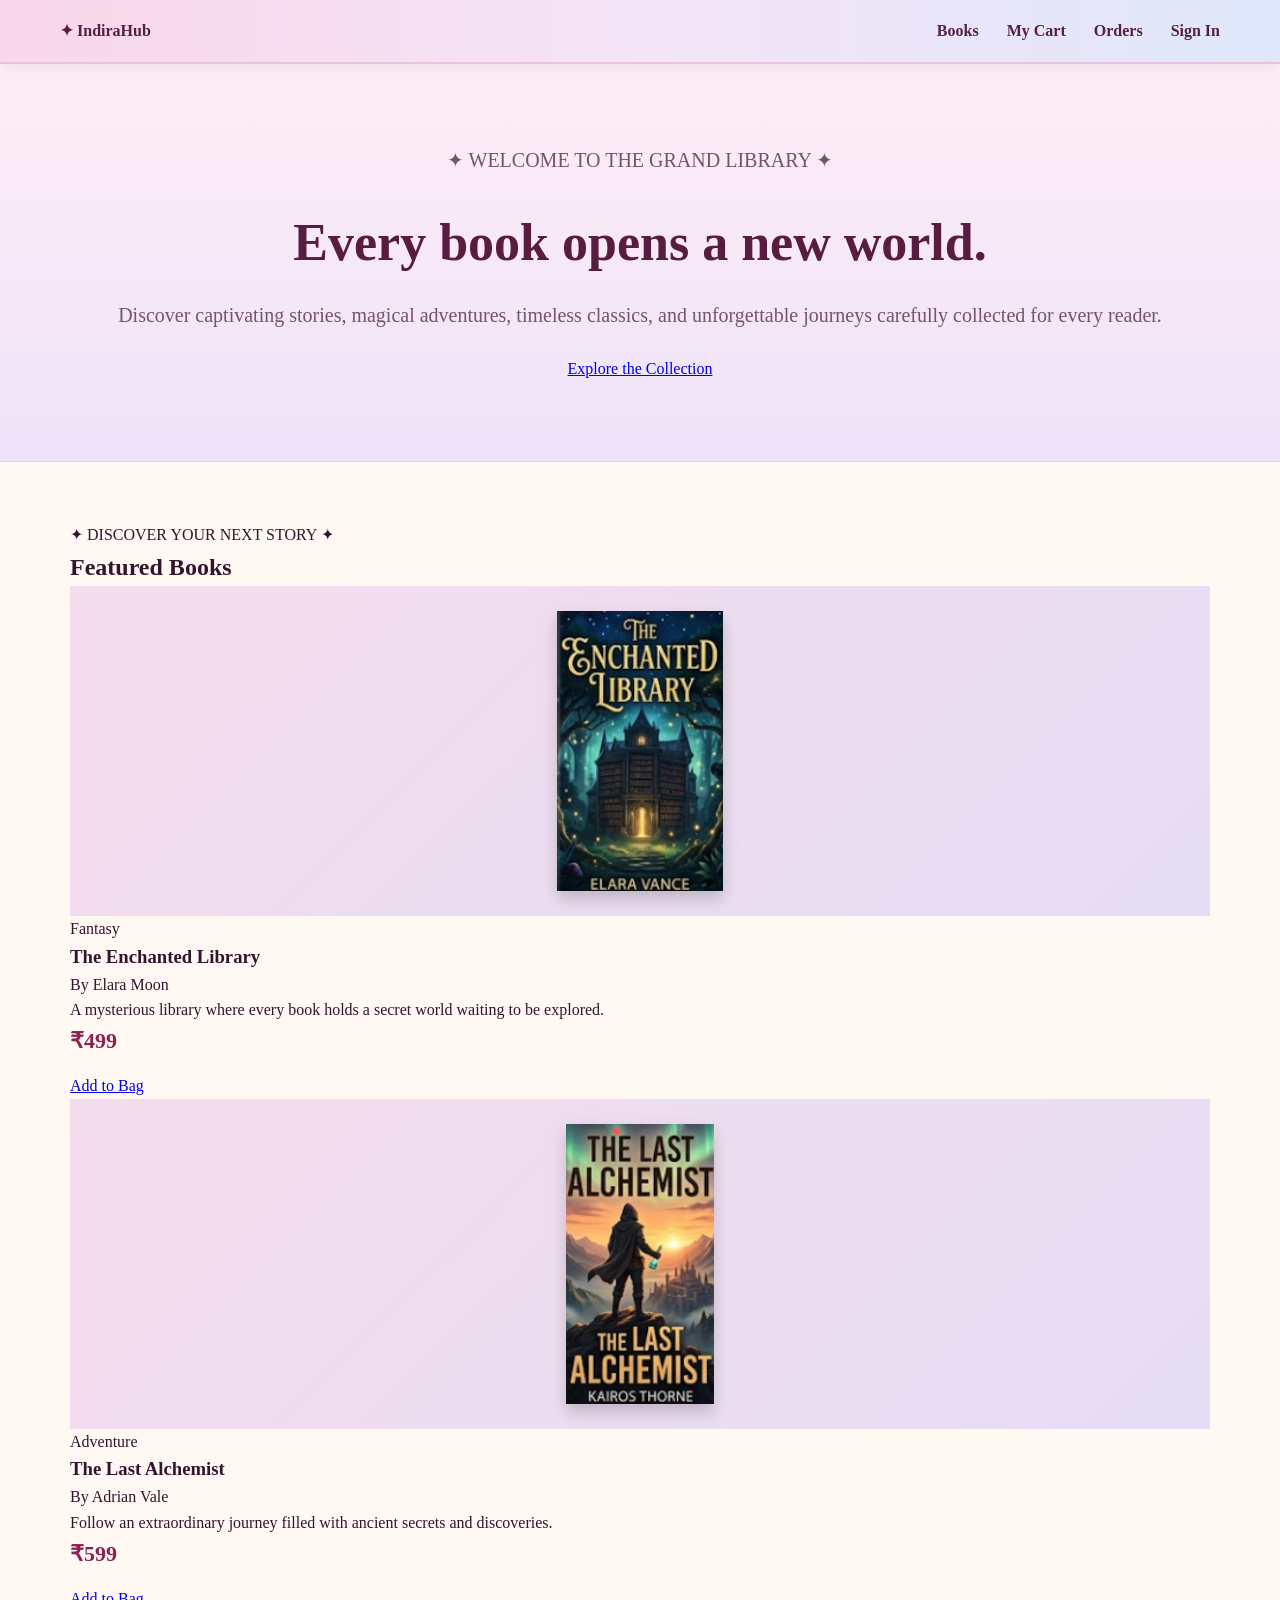
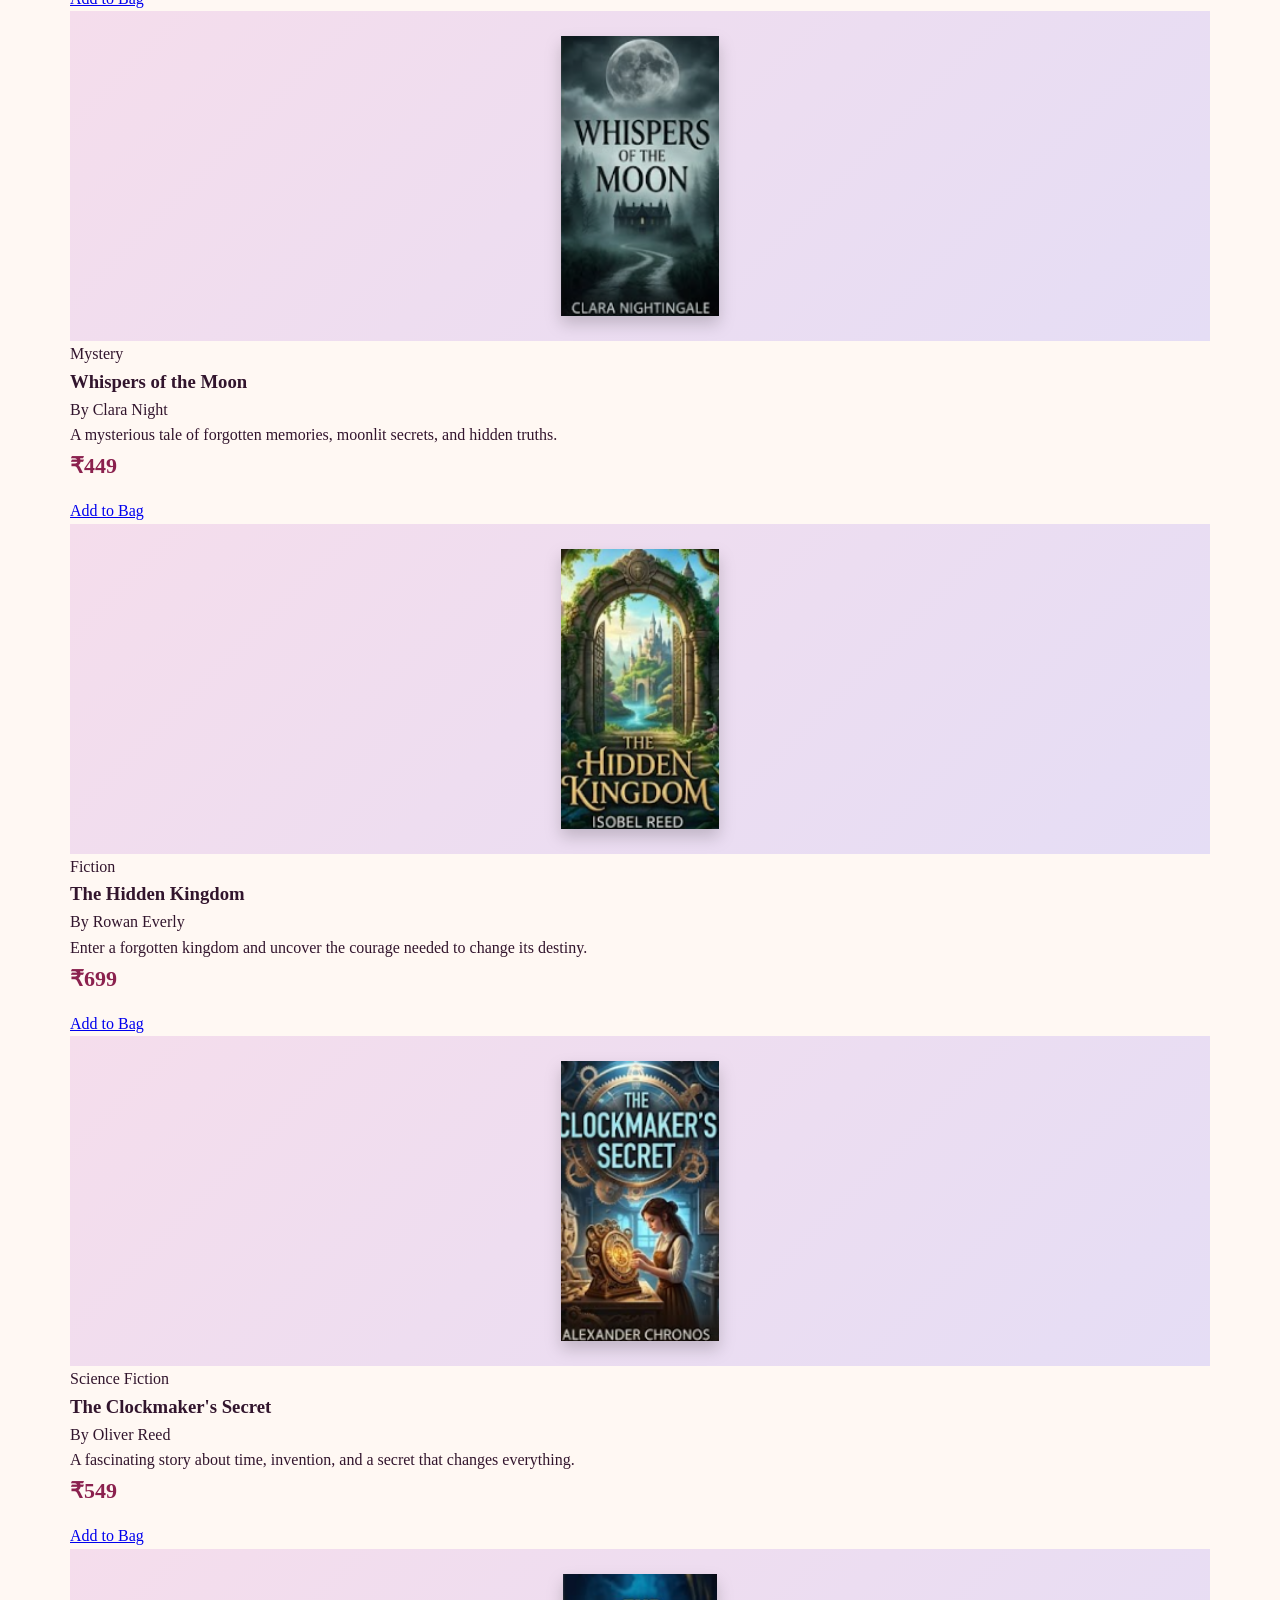
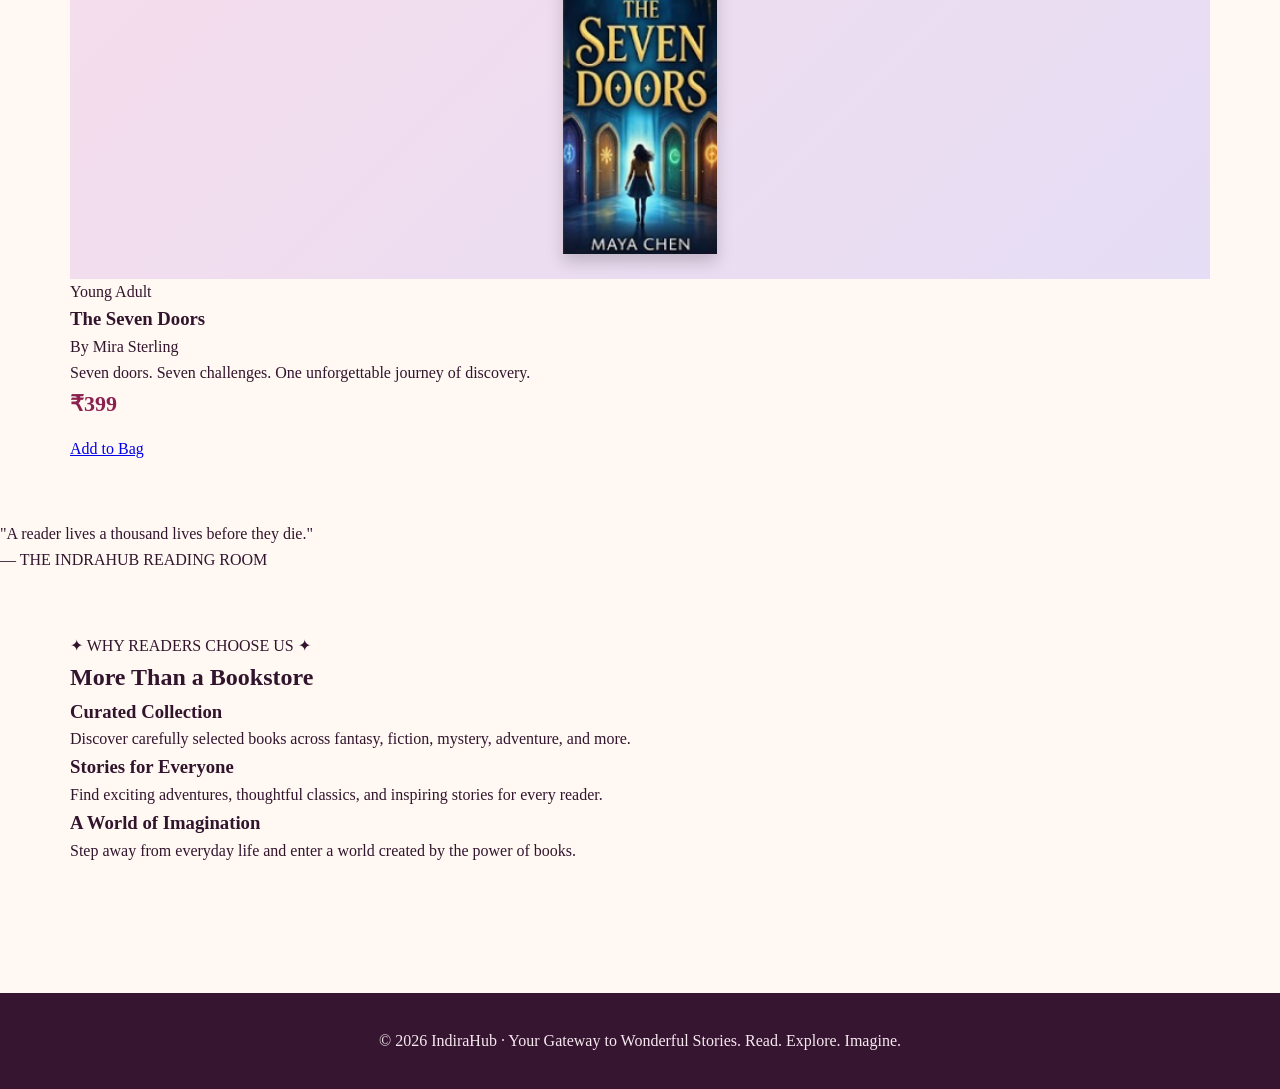
<file: index.html>
<!DOCTYPE html>
<html>

<head>
    <meta charset="UTF-8">
    <title>\INDIRAHUB</title>

    <meta
        http-equiv="refresh"
        content="0; url=product.html"
    >
</head>

<body>

    <p>
        Opening INDIRAHUB...
    </p>

</body>

</html>
</file>
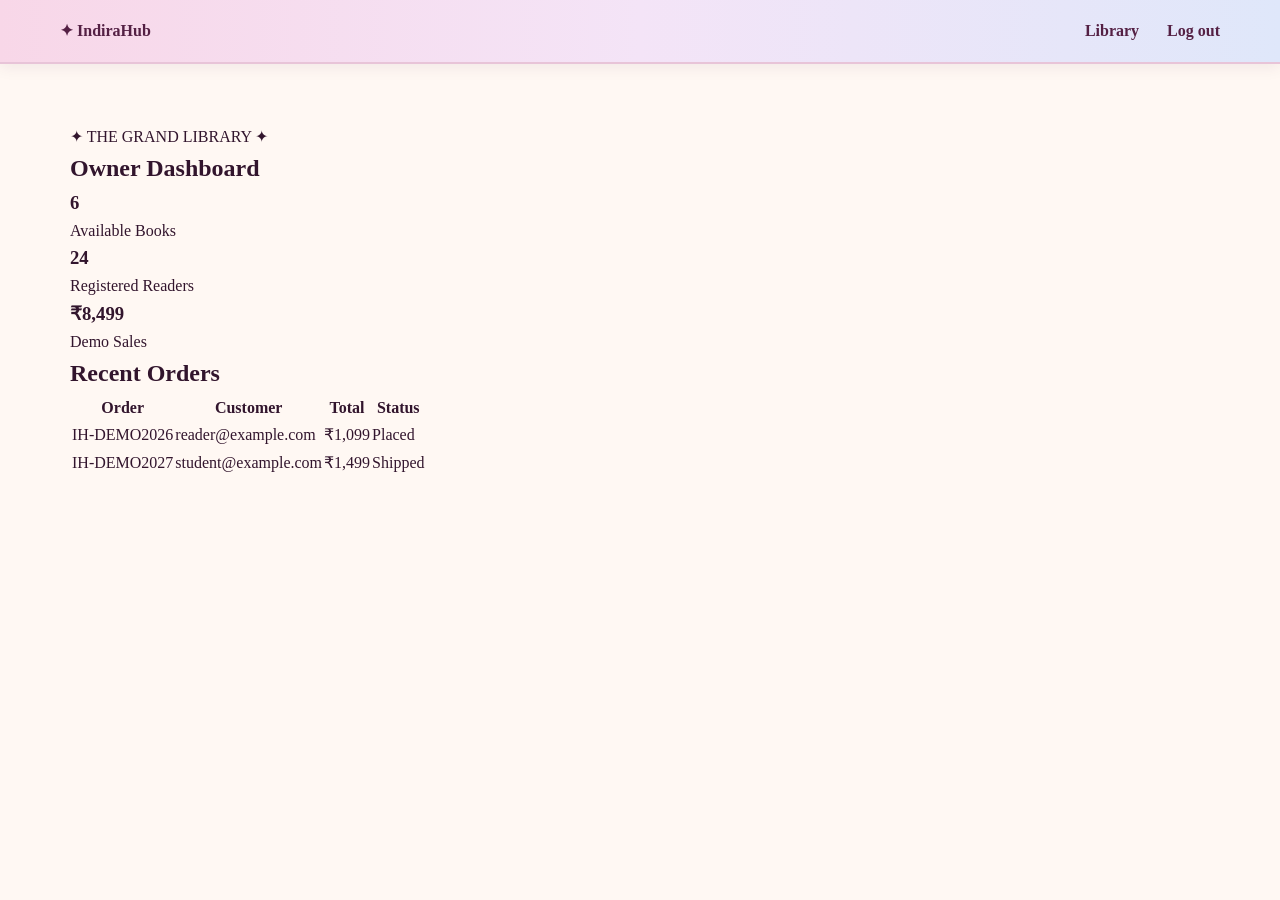
<file: admin.html>
<!-- admin.html -->

<!doctype html>

<html lang="en">

<head>

    <meta charset="UTF-8">

    <meta name="viewport" content="width=device-width, initial-scale=1">

    <title>Owner Dashboard | IndiraHub</title>

    <link rel="stylesheet" href="style.css">

</head>

<body>


<nav class="nav">

    <a class="brand" href="product.html">
        ✦ IndiraHub
    </a>

    <div class="nav-links">

        <a href="product.html">
            Library
        </a>

        <a href="login.html">
            Log out
        </a>

    </div>

</nav>


<main class="section">

    <p class="section-label">
        ✦ THE GRAND LIBRARY ✦
    </p>

    <h2>
        Owner Dashboard
    </h2>


    <div class="grid">


        <!-- BOOKS CARD -->

        <div class="card">

            <div class="card-body">

                <h3>
                    6
                </h3>

                <p>
                    Available Books
                </p>

            </div>

        </div>


        <!-- USERS CARD -->

        <div class="card">

            <div class="card-body">

                <h3>
                    24
                </h3>

                <p>
                    Registered Readers
                </p>

            </div>

        </div>


        <!-- SALES CARD -->

        <div class="card">

            <div class="card-body">

                <h3>
                    ₹8,499
                </h3>

                <p>
                    Demo Sales
                </p>

            </div>

        </div>


    </div>


    <h2>
        Recent Orders
    </h2>


    <table class="table">

        <tr>

            <th>
                Order
            </th>

            <th>
                Customer
            </th>

            <th>
                Total
            </th>

            <th>
                Status
            </th>

        </tr>


        <tr>

            <td>
                IH-DEMO2026
            </td>

            <td>
                reader@example.com
            </td>

            <td>
                ₹1,099
            </td>

            <td>
                <span class="status">
                    Placed
                </span>
            </td>

        </tr>


        <tr>

            <td>
                IH-DEMO2027
            </td>

            <td>
                student@example.com
            </td>

            <td>
                ₹1,499
            </td>

            <td>
                <span class="status">
                    Shipped
                </span>
            </td>

        </tr>


    </table>


</main>


</body>

</html>
</file>
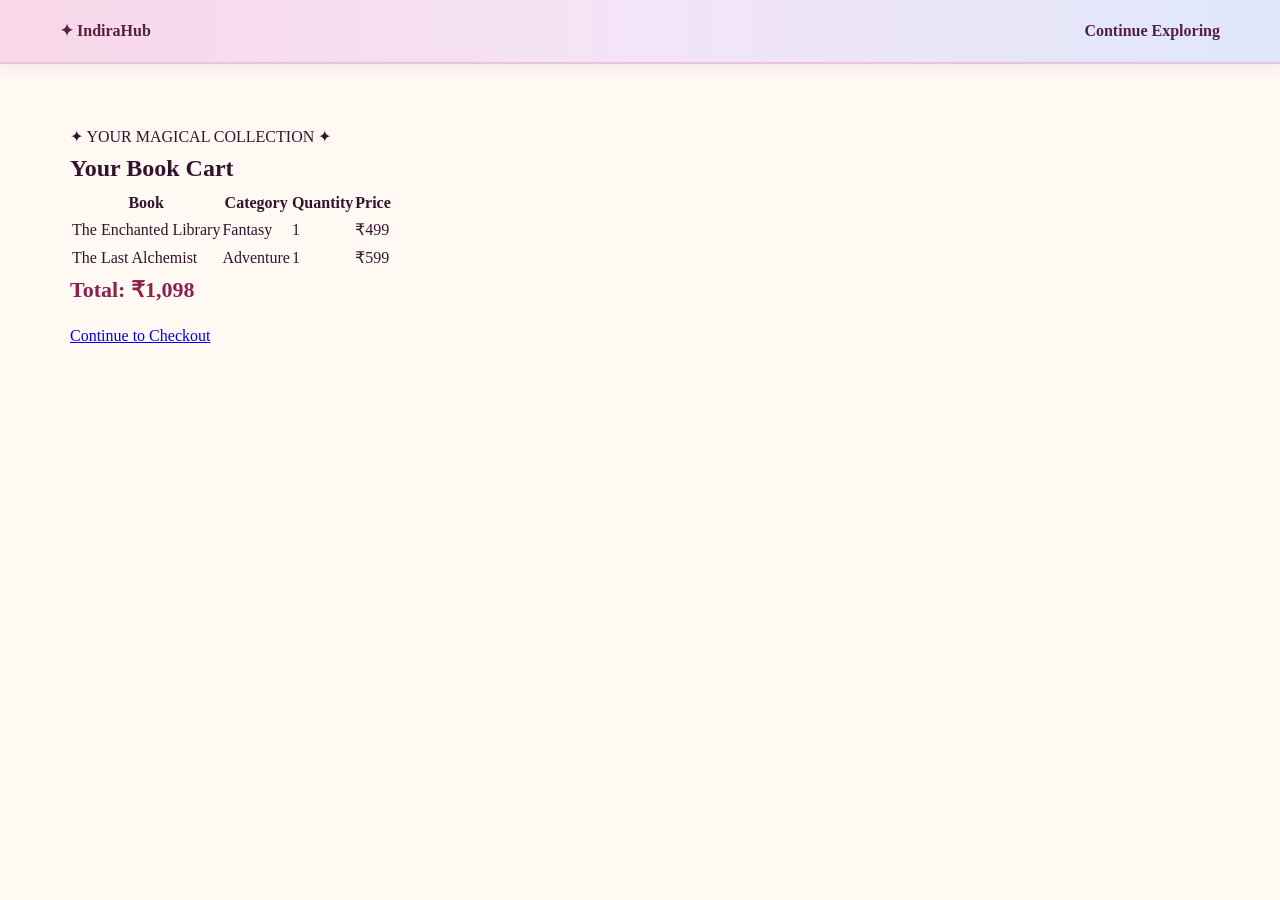
<file: cart.html>
<!-- cart.html -->

<!doctype html>

<html lang="en">

<head>

    <meta charset="UTF-8">

    <meta name="viewport" content="width=device-width, initial-scale=1">

    <title>Book Bag | IndiraHub</title>

    <link rel="stylesheet" href="style.css">

</head>

<body>


<nav class="nav">

    <a class="brand" href="product.html">
        ✦ IndiraHub
    </a>

    <div class="nav-links">

        <a href="product.html">
            Continue Exploring
        </a>

    </div>

</nav>


<main class="section">


    <p class="section-label">
        ✦ YOUR MAGICAL COLLECTION ✦
    </p>


    <h2>
        Your Book Cart
    </h2>


    <table class="table">

        <tr>

            <th>
                Book
            </th>

            <th>
                Category
            </th>

            <th>
                Quantity
            </th>

            <th>
                Price
            </th>

        </tr>


        <tr>

            <td>
                The Enchanted Library
            </td>

            <td>
                Fantasy
            </td>

            <td>
                1
            </td>

            <td>
                ₹499
            </td>

        </tr>


        <tr>

            <td>
                The Last Alchemist
            </td>

            <td>
                Adventure
            </td>

            <td>
                1
            </td>

            <td>
                ₹599
            </td>

        </tr>


    </table>


    <p class="price">
        Total: ₹1,098
    </p>


    <a class="button" href="orders.html">
        Continue to Checkout
    </a>


</main>


</body>

</html>
</file>
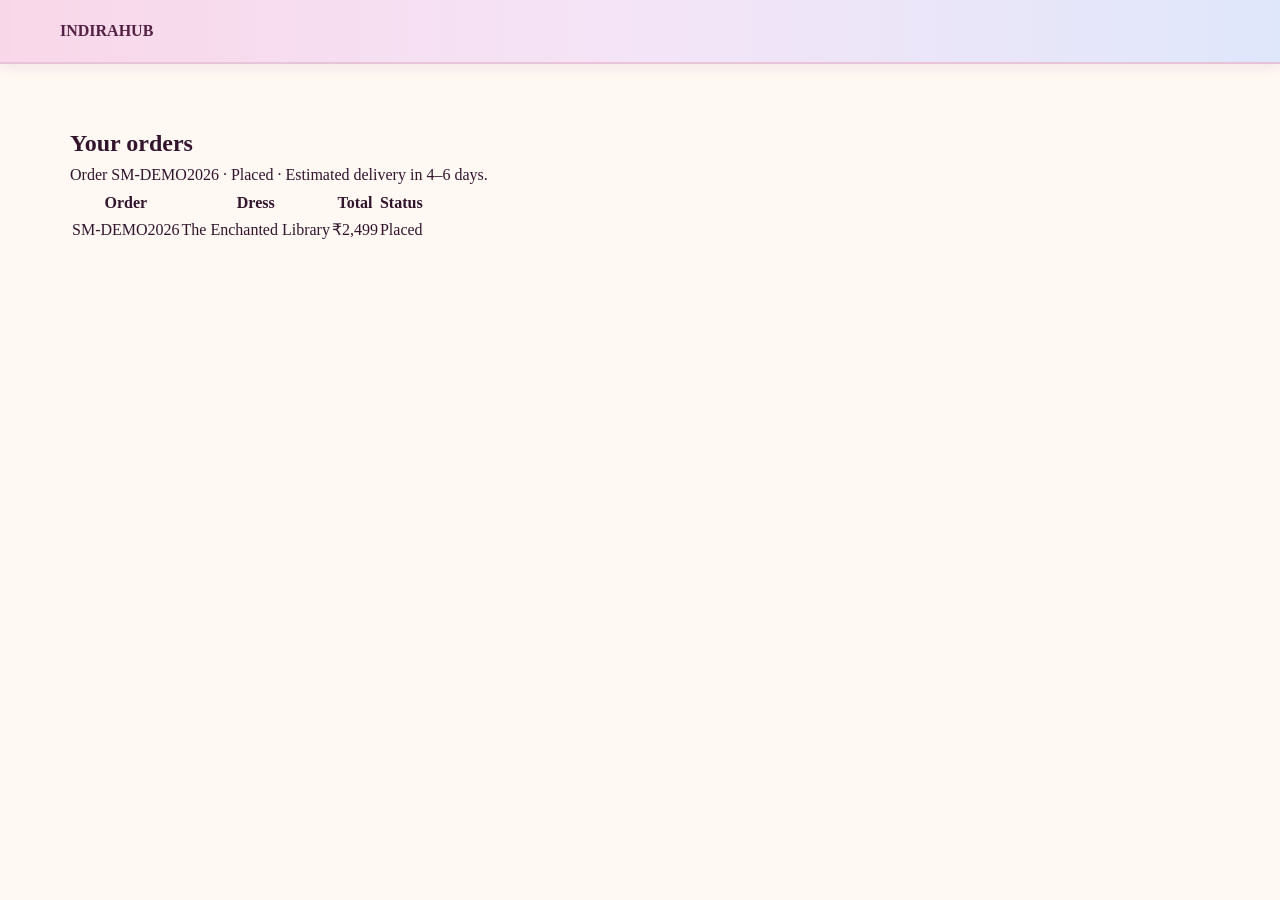
<file: orders.html>
<!-- orders.html -->
<!doctype html>
<html><head><title>Orders | INDIRAHUB</title><link rel="stylesheet" href="style.css"></head>
<body>
<nav class="nav"><a class="brand" href="product.html">INDIRAHUB</a></nav>
<main class="section">
  <h2>Your orders</h2>
  <p class="notice">Order SM-DEMO2026 · Placed · Estimated delivery in 4–6 days.</p>
  <table class="table">
    <tr><th>Order</th><th>Dress</th><th>Total</th><th>Status</th></tr>
    <tr><td>SM-DEMO2026</td><td>The Enchanted Library</td><td>₹2,499</td><td>Placed</td></tr>
  </table>
</main>
</body></html>
</file>
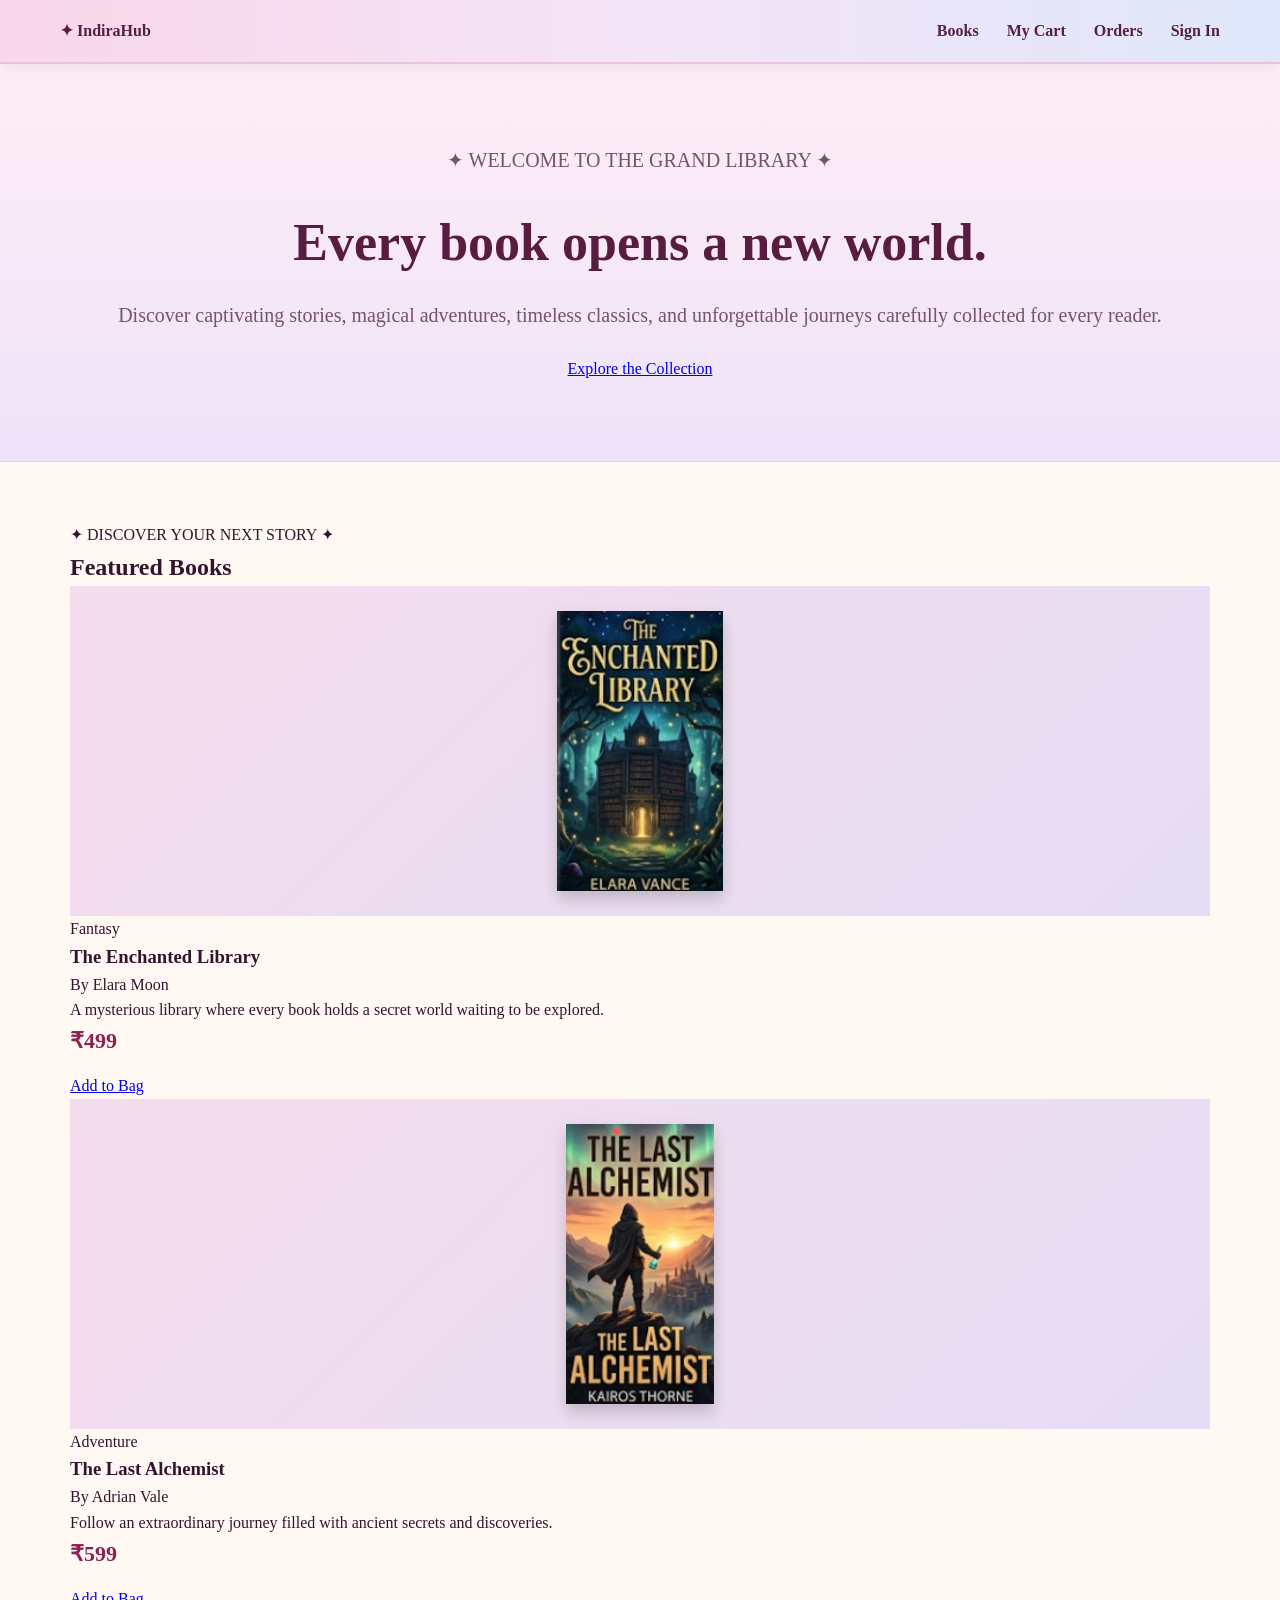
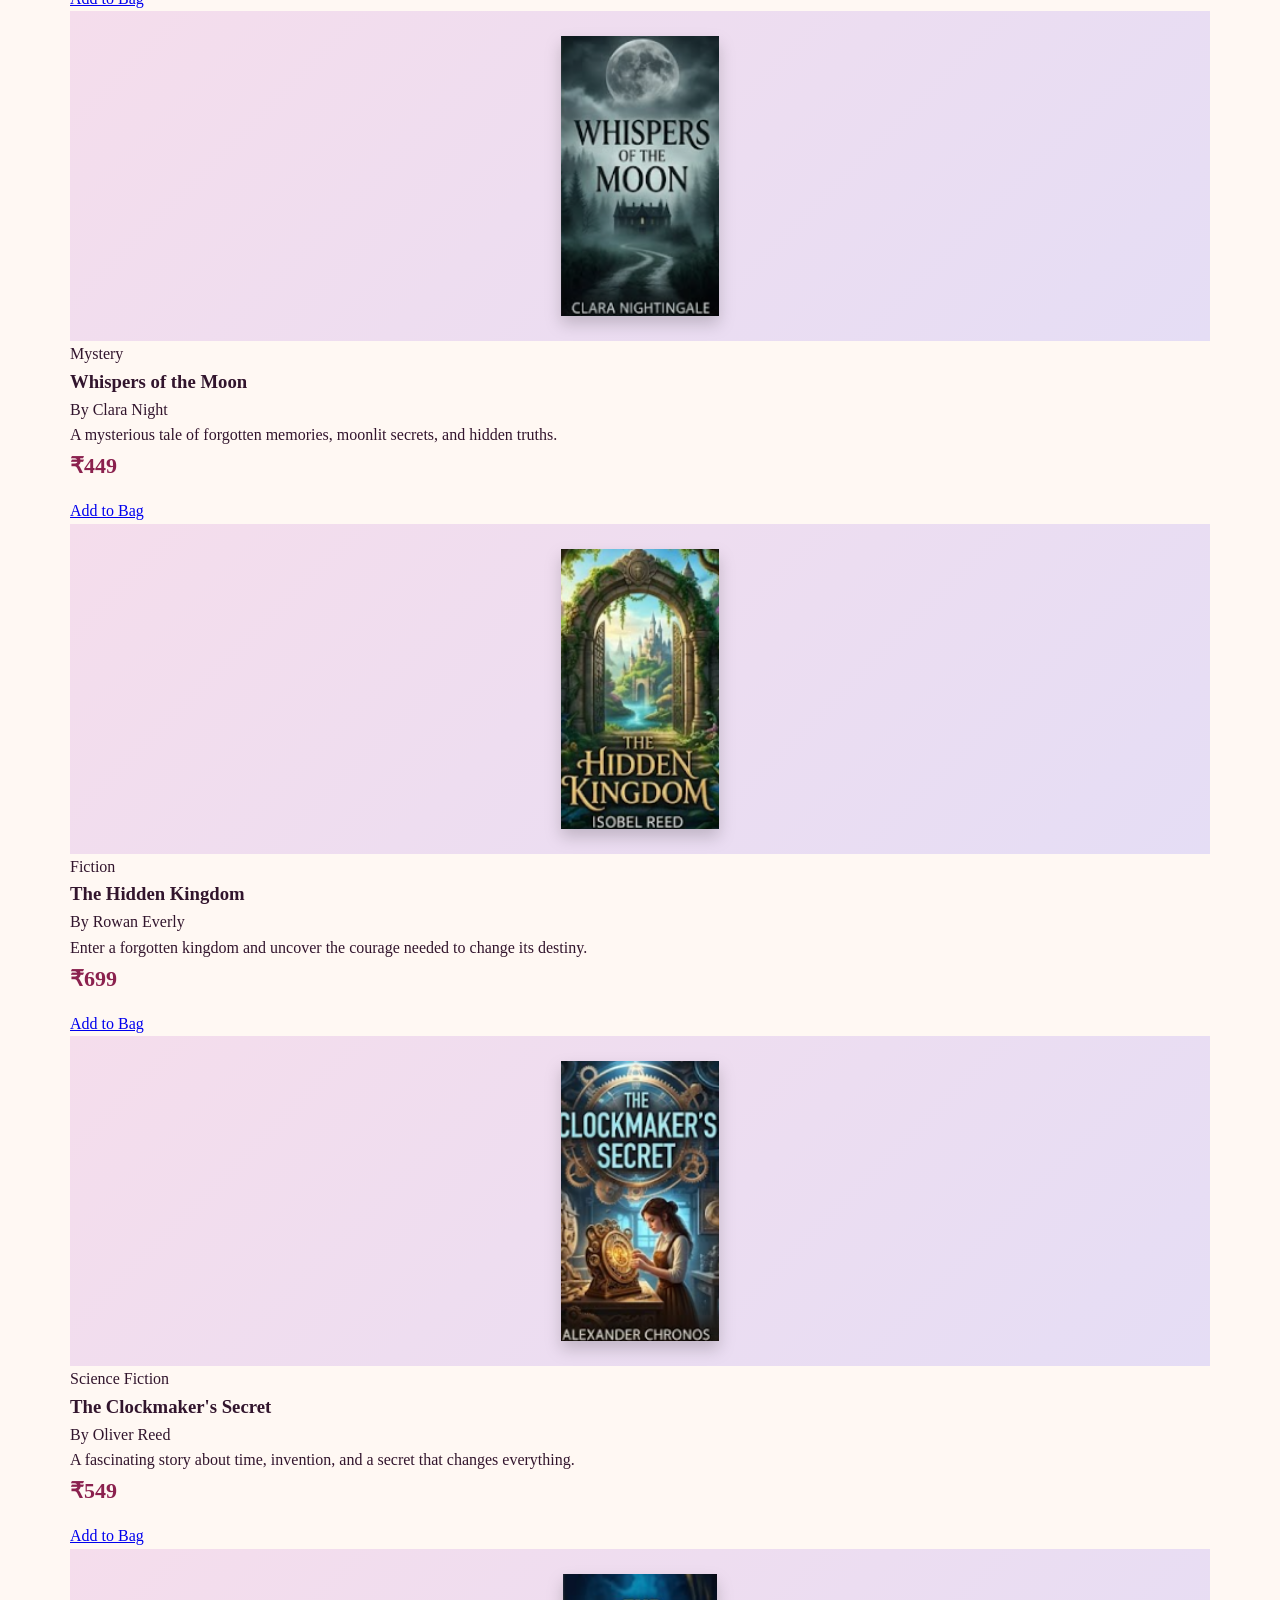
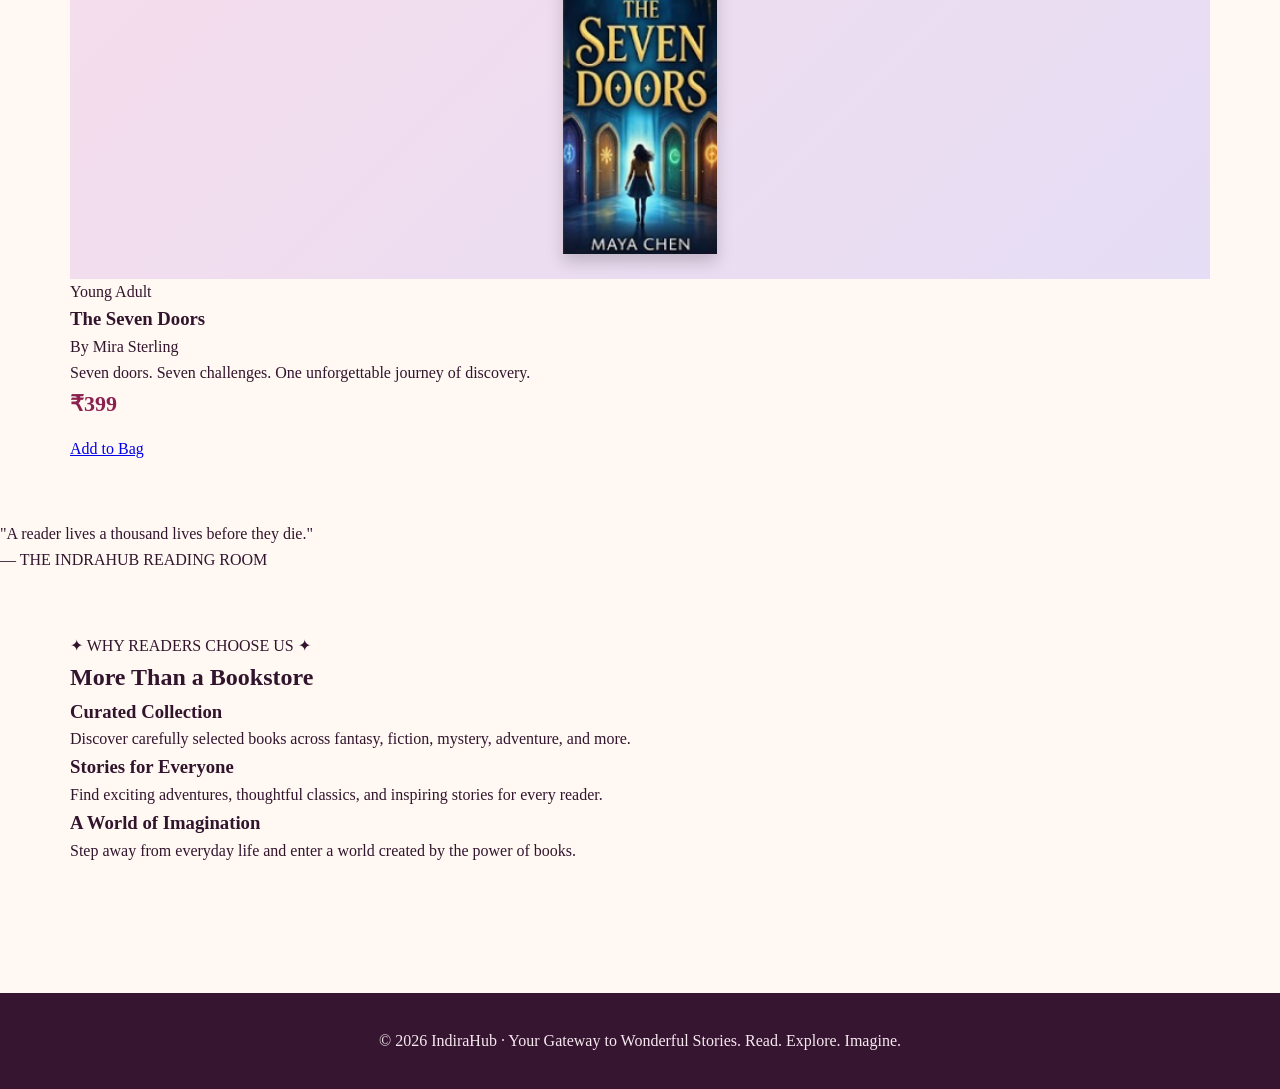
<file: product.html>
<!doctype html>
<html lang="en">
<head>
    <meta charset="UTF-8">
    <meta name="viewport" content="width=device-width, initial-scale=1.0">

    <title>IndiraHub | The Magical Bookstore</title>

    <link rel="stylesheet" href="style.css">
</head>



<body>


<!-- NAVIGATION -->

<nav class="nav">

    <a class="brand" href="product.html">
        ✦ IndiraHub
    </a>


    <div class="nav-links">

        <a href="product.html">
            Books
        </a>

        <a href="cart.html">
            My Cart
        </a>

        <a href="orders.html">
            Orders
        </a>

        <a href="login.html">
            Sign In
        </a>

    </div>

</nav>



<!-- HERO SECTION -->

<header class="hero">

    <p>
        ✦ WELCOME TO THE GRAND LIBRARY ✦
    </p>


    <h1>
        Every book opens
        a new world.
    </h1>


    <p>
        Discover captivating stories, magical adventures,
        timeless classics, and unforgettable journeys
        carefully collected for every reader.
    </p>


    <a class="button" href="#collection">
        Explore the Collection
    </a>

</header>



<!-- BOOK COLLECTION -->

<main class="section" id="collection">


    <p class="section-label">
        ✦ DISCOVER YOUR NEXT STORY ✦
    </p>


    <h2>
        Featured Books
    </h2>



    <div class="grid">


        <!-- BOOK 1 -->

        <article class="card">

            <div class="product-image-wrap">

                <img
                    class="product-image"
                    src="assets/enchanted-library.png"
                    alt="The Enchanted Library book cover"
                >

            </div>


            <div class="card-body">

                <p class="book-category">
                    Fantasy
                </p>


                <h3>
                    The Enchanted Library
                </h3>


                <p>
                    By Elara Moon
                </p>


                <p>
                    A mysterious library where every book
                    holds a secret world waiting to be explored.
                </p>


                <p class="price">
                    ₹499
                </p>


                <a class="button" href="cart.html">
                    Add to Bag
                </a>

            </div>

        </article>



        <!-- BOOK 2 -->

        <article class="card">

            <div class="product-image-wrap">

                <img
                    class="product-image"
                    src="assets/last-alchemist.png"
                    alt="The Last Alchemist book cover"
                >

            </div>


            <div class="card-body">

                <p class="book-category">
                    Adventure
                </p>


                <h3>
                    The Last Alchemist
                </h3>


                <p>
                    By Adrian Vale
                </p>


                <p>
                    Follow an extraordinary journey
                    filled with ancient secrets and discoveries.
                </p>


                <p class="price">
                    ₹599
                </p>


                <a class="button" href="cart.html">
                    Add to Bag
                </a>

            </div>

        </article>



        <!-- BOOK 3 -->

        <article class="card">

            <div class="product-image-wrap">

                <img
                    class="product-image"
                    src="assets/whispers-of-the-moon.png"
                    alt="Whispers of the Moon book cover"
                >

            </div>


            <div class="card-body">

                <p class="book-category">
                    Mystery
                </p>


                <h3>
                    Whispers of the Moon
                </h3>


                <p>
                    By Clara Night
                </p>


                <p>
                    A mysterious tale of forgotten memories,
                    moonlit secrets, and hidden truths.
                </p>


                <p class="price">
                    ₹449
                </p>


                <a class="button" href="cart.html">
                    Add to Bag
                </a>

            </div>

        </article>



        <!-- BOOK 4 -->

        <article class="card">

            <div class="product-image-wrap">

                <img
                    class="product-image"
                    src="assets/hidden-kingdom.png"
                    alt="The Hidden Kingdom book cover"
                >

            </div>


            <div class="card-body">

                <p class="book-category">
                    Fiction
                </p>


                <h3>
                    The Hidden Kingdom
                </h3>


                <p>
                    By Rowan Everly
                </p>


                <p>
                    Enter a forgotten kingdom and uncover
                    the courage needed to change its destiny.
                </p>


                <p class="price">
                    ₹699
                </p>


                <a class="button" href="cart.html">
                    Add to Bag
                </a>

            </div>

        </article>



        <!-- BOOK 5 -->

        <article class="card">

            <div class="product-image-wrap">

                <img
                    class="product-image"
                    src="assets/clockmakers-secret.png"
                    alt="The Clockmaker's Secret book cover"
                >

            </div>


            <div class="card-body">

                <p class="book-category">
                    Science Fiction
                </p>


                <h3>
                    The Clockmaker's Secret
                </h3>


                <p>
                    By Oliver Reed
                </p>


                <p>
                    A fascinating story about time,
                    invention, and a secret that changes everything.
                </p>


                <p class="price">
                    ₹549
                </p>


                <a class="button" href="cart.html">
                    Add to Bag
                </a>

            </div>

        </article>



        <!-- BOOK 6 -->

        <article class="card">

            <div class="product-image-wrap">

                <img
                    class="product-image"
                    src="assets/seven-doors.png"
                    alt="The Seven Doors book cover"
                >

            </div>


            <div class="card-body">

                <p class="book-category">
                    Young Adult
                </p>


                <h3>
                    The Seven Doors
                </h3>


                <p>
                    By Mira Sterling
                </p>


                <p>
                    Seven doors. Seven challenges.
                    One unforgettable journey of discovery.
                </p>


                <p class="price">
                    ₹399
                </p>


                <a class="button" href="cart.html">
                    Add to Bag
                </a>

            </div>

        </article>


    </div>

</main>



<!-- BOOKSTORE PROMISE -->

<section class="quote-section">

    <p>
        "A reader lives a thousand lives
        before they die."
    </p>


    <span>
        — THE INDRAHUB READING ROOM
    </span>

</section>



<!-- FEATURES -->

<section class="section">

    <p class="section-label">
        ✦ WHY READERS CHOOSE US ✦
    </p>


    <h2>
        More Than a Bookstore
    </h2>



    <div class="grid">


        <article class="card">

            <div class="card-body">

                <h3>
                    Curated Collection
                </h3>


                <p>
                    Discover carefully selected books
                    across fantasy, fiction, mystery,
                    adventure, and more.
                </p>

            </div>

        </article>



        <article class="card">

            <div class="card-body">

                <h3>
                    Stories for Everyone
                </h3>


                <p>
                    Find exciting adventures,
                    thoughtful classics, and
                    inspiring stories for every reader.
                </p>

            </div>

        </article>



        <article class="card">

            <div class="card-body">

                <h3>
                    A World of Imagination
                </h3>


                <p>
                    Step away from everyday life
                    and enter a world created
                    by the power of books.
                </p>

            </div>

        </article>


    </div>

</section>



<!-- FOOTER -->

<footer class="footer">

    © 2026 IndiraHub · Your Gateway to Wonderful Stories.

    <span>
        Read. Explore. Imagine.
    </span>

</footer>


</body>

</html>
</file>
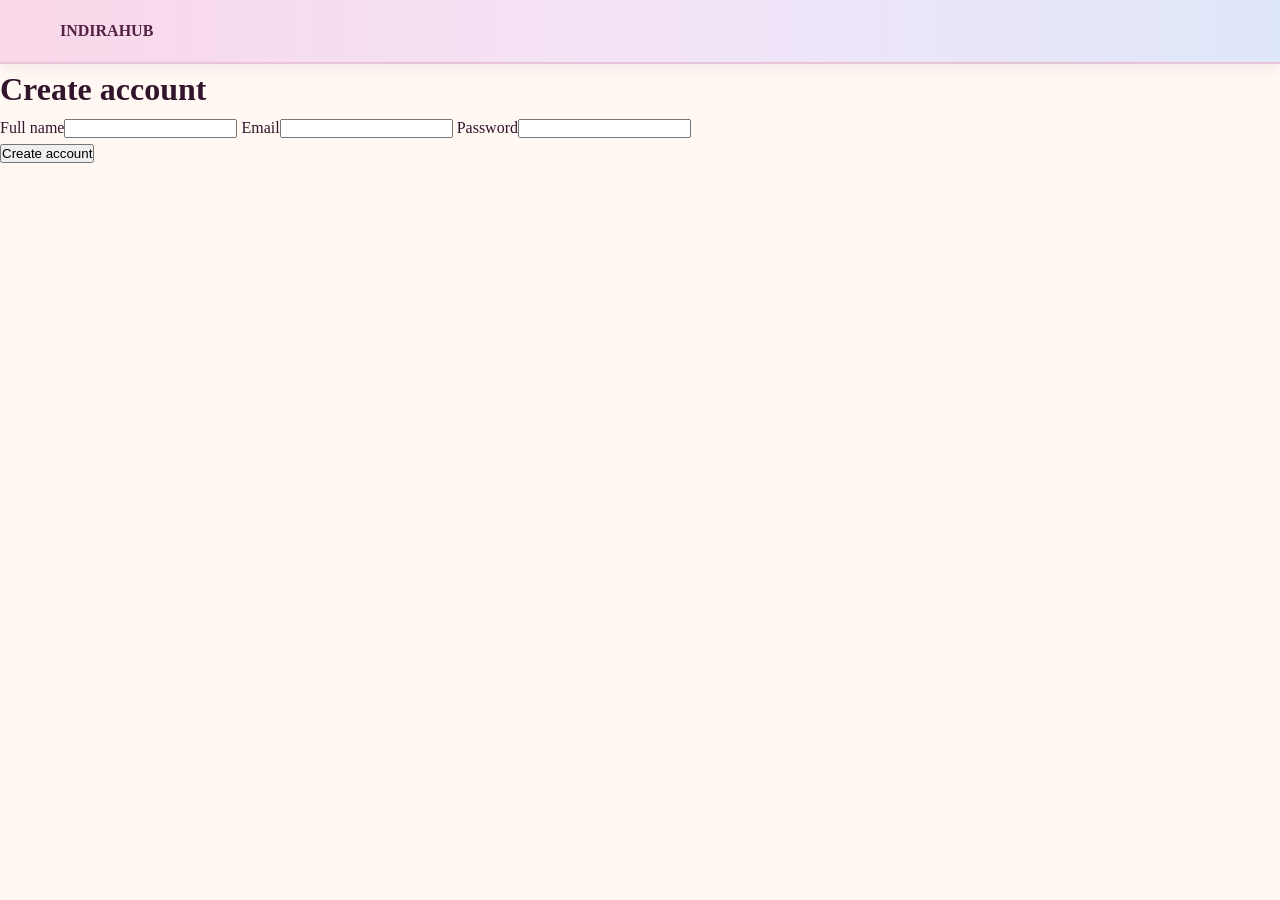
<file: register.html>
<!-- register.html -->
<!doctype html>
<html><head><title>Register | SnehaMart</title><link rel="stylesheet" href="style.css"></head>
<body>
<nav class="nav"><a class="brand" href="product.html">INDIRAHUB</a></nav>
<main class="form">
  <h1>Create account</h1>
  <form action="login.html">
    <label>Full name<input required></label>
    <label>Email<input type="email" required></label>
    <label>Password<input type="password" required></label><br>
    <button class="button">Create account</button>
  </form>
</main>
</body></html>
</file>
<file: style.css>
* {
    margin: 0;
    padding: 0;
    box-sizing: border-box;
}

body {
    font-family: Georgia, "Times New Roman", serif;
    background: #fff8f3;
    color: #32152d;
    line-height: 1.6;
}

/* ================= NAVBAR ================= */

nav {
    width: 100%;
    padding: 18px 60px;

    display: flex;
    align-items: center;
    justify-content: space-between;

    background: linear-gradient(
        90deg,
        #f8d7e8,
        #f4e4f7,
        #dfe7fa
    );

    border-bottom: 2px solid #e8c4d8;
    box-shadow: 0 3px 15px rgba(80, 30, 70, 0.08);

    position: sticky;
    top: 0;
    z-index: 100;
}

.logo {
    font-size: 28px;
    font-weight: bold;
    color: #651b40;
    text-decoration: none;
}

nav div {
    display: flex;
    gap: 28px;
}

nav a {
    color: #542044;
    text-decoration: none;
    font-size: 16px;
    font-weight: bold;

    transition: 0.2s;
}

nav a:hover {
    color: #a83268;
}

/* ================= HERO ================= */

.hero {
    text-align: center;
    padding: 80px 20px;

    background:
        linear-gradient(
            rgba(255, 235, 245, 0.85),
            rgba(235, 225, 250, 0.9)
        );

    border-bottom: 1px solid #ead3e4;
}

.hero h1 {
    font-size: 52px;
    color: #571c40;
    margin-bottom: 15px;
}

.hero p {
    font-size: 20px;
    color: #76536c;
    margin-bottom: 25px;
}

.hero-button {
    display: inline-block;
    padding: 13px 28px;

    background: linear-gradient(
        135deg,
        #7b2450,
        #a83268
    );

    color: white;
    text-decoration: none;

    border-radius: 25px;
    font-weight: bold;

    box-shadow: 0 6px 15px rgba(100, 30, 70, 0.2);
}

.hero-button:hover {
    transform: translateY(-2px);
}

/* ================= SECTION ================= */

.section {
    max-width: 1200px;
    margin: auto;
    padding: 60px 30px;
}

.section-title {
    text-align: center;
    font-size: 34px;
    color: #5b1c42;
    margin-bottom: 10px;
}

.section-subtitle {
    text-align: center;
    color: #866276;
    margin-bottom: 40px;
}

/* ================= BOOK GRID ================= */

.product-grid {
    display: grid;

    grid-template-columns: repeat(3, 1fr);

    gap: 30px;
}

/* ================= BOOK CARD ================= */

.product-card {
    background: white;

    border-radius: 18px;

    overflow: hidden;

    box-shadow:
        0 8px 25px rgba(80, 30, 70, 0.10);

    border: 1px solid #ecd9e7;

    transition: 0.3s;
}

.product-card:hover {
    transform: translateY(-7px);

    box-shadow:
        0 15px 35px rgba(80, 30, 70, 0.18);
}

/* ================= IMAGE ================= */

.product-image-wrap {
    width: 100%;
    height: 330px;

    display: flex;
    align-items: center;
    justify-content: center;

    background: linear-gradient(
        135deg,
        #f5ddec,
        #e5ddf5
    );

    padding: 25px;
}

.product-image {
    width: 100%;
    height: 100%;

    object-fit: contain;

    border-radius: 8px;

    filter: drop-shadow(
        0 8px 8px rgba(0, 0, 0, 0.18)
    );
}

/* ================= BOOK DETAILS ================= */

.product-info {
    padding: 22px;
}

.category {
    color: #a83268;

    font-size: 12px;

    font-weight: bold;

    letter-spacing: 2px;

    text-transform: uppercase;

    margin-bottom: 8px;
}

.product-title {
    font-size: 23px;

    color: #35152f;

    margin-bottom: 8px;
}

.author {
    color: #806078;

    font-size: 15px;

    margin-bottom: 12px;
}

.description {
    color: #66505f;

    font-size: 14px;

    margin-bottom: 18px;
}

/* ================= PRICE ================= */

.price {
    font-size: 22px;

    color: #8b214e;

    font-weight: bold;

    margin-bottom: 15px;
}

/* ================= BUTTON ================= */

.add-button {
    display: block;

    width: 100%;

    padding: 12px;

    text-align: center;

    background: linear-gradient(
        135deg,
        #731e48,
        #a83268
    );

    color: white;

    text-decoration: none;

    border-radius: 10px;

    font-weight: bold;

    transition: 0.2s;
}

.add-button:hover {
    background: #571536;

    transform: translateY(-2px);
}

/* ================= QUOTE ================= */

.quote {
    margin-top: 60px;

    padding: 55px 30px;

    text-align: center;

    background: linear-gradient(
        135deg,
        #f6dce9,
        #e8ddf6
    );

    border-radius: 20px;
}

.quote p {
    font-size: 27px;

    font-style: italic;

    color: #5d284d;

    max-width: 800px;

    margin: auto;
}

/* ================= FEATURES ================= */

.features {
    display: grid;

    grid-template-columns: repeat(3, 1fr);

    gap: 25px;

    margin-top: 50px;
}

.feature {
    background: white;

    padding: 30px;

    border-radius: 16px;

    text-align: center;

    border: 1px solid #ead7e4;

    box-shadow: 0 6px 20px rgba(80, 30, 70, 0.08);
}

.feature h3 {
    color: #70204b;

    margin-bottom: 10px;
}

.feature p {
    color: #756071;

    font-size: 14px;
}

/* ================= FOOTER ================= */

footer {
    margin-top: 70px;

    padding: 35px;

    text-align: center;

    background: #35152f;

    color: #f8e9f1;
}

footer p {
    margin: 5px;
}

/* ================= RESPONSIVE ================= */

@media (max-width: 900px) {

    .product-grid {
        grid-template-columns: repeat(2, 1fr);
    }

    .features {
        grid-template-columns: 1fr;
    }

    .hero h1 {
        font-size: 40px;
    }
}

@media (max-width: 600px) {

    nav {
        padding: 15px 20px;
    }

    nav div {
        gap: 12px;
    }

    .logo {
        font-size: 22px;
    }

    .product-grid {
        grid-template-columns: 1fr;
    }

    .hero {
        padding: 55px 20px;
    }

    .hero h1 {
        font-size: 34px;
    }
}
</file>
